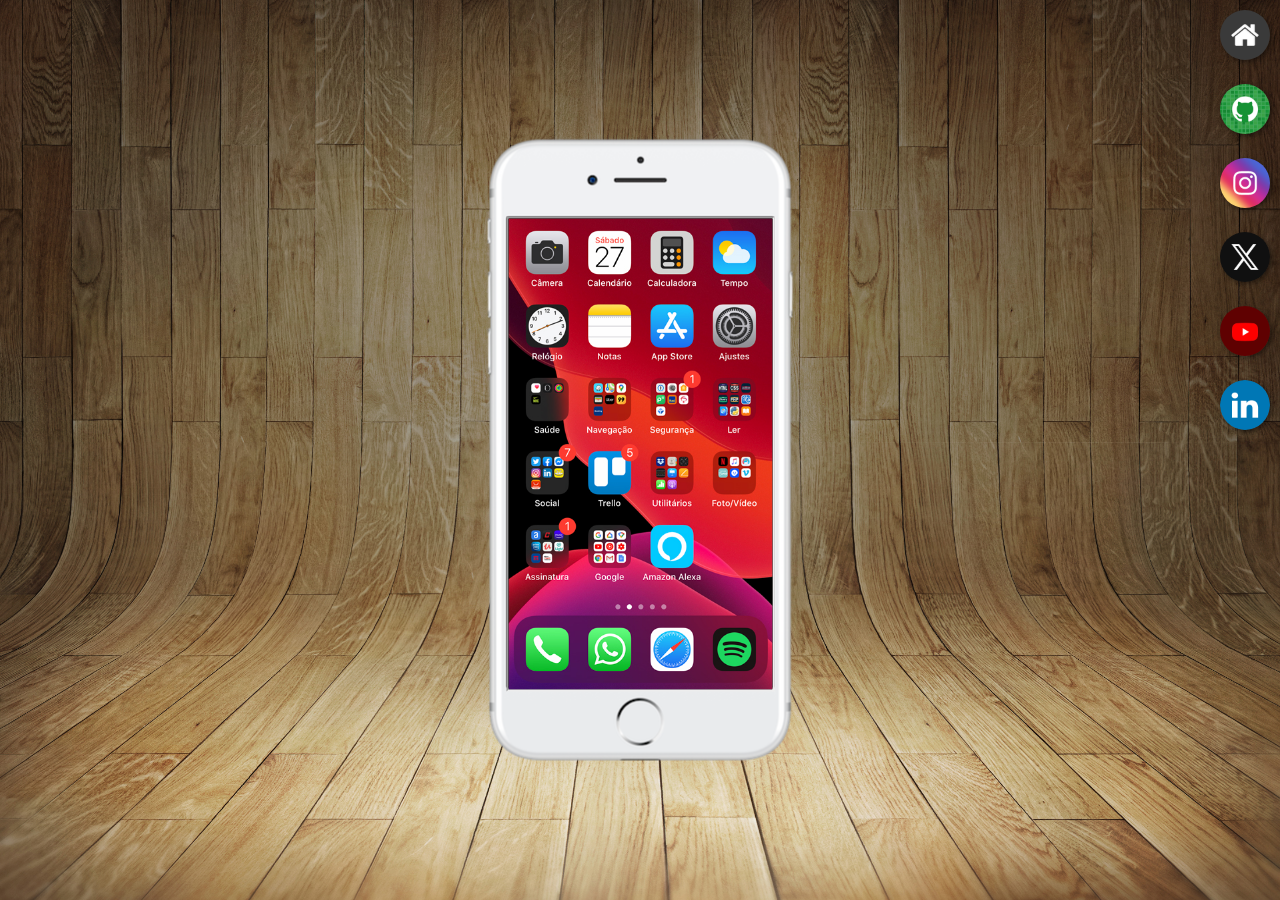
<file: index.html>
<!DOCTYPE html>
<html lang="pt-br">
<head>
    <meta charset="UTF-8">
    <meta name="viewport" content="width=device-width, initial-scale=1.0">
    <link rel="shortcut icon" href="favicon.ico" type="image/x-icon">
    <link rel="stylesheet" href="estilos/style.css">
    <title>Projeto Redes Sociais</title>
</head>
<body>
    <main>
        <section id="telefone">
            <iframe src="home.html" name="tela" id="tela">
                <p>Seu navegador não é compatível com o conteúdo!</p>
            </iframe>
        </section>

        <section id="redes-sociais">
            <a href="home.html" target="tela"><img src="imagens/logo-home.jpg" alt=""></a> <br>
            <a href="github.html" target="tela"><img src="imagens/logo-github.jpg" alt=""></a> <br>
            <a href="instagram.html" target="tela"><img src="imagens/logo-instagram.jpg" alt=""></a> <br>
            <a href="x.html" target="tela"><img src="imagens/logo-x.jpg" alt=""></a> <br>
            <a href="youtube.html" target="tela"><img src="imagens/logo-youtube.jpg" alt=""></a> <br>
            <a href="linkedin.html" target="tela"><img src="imagens/logo-linkedin.png" alt=""></a>
        </section>
    </main>
    
</body>
</html>
</file>
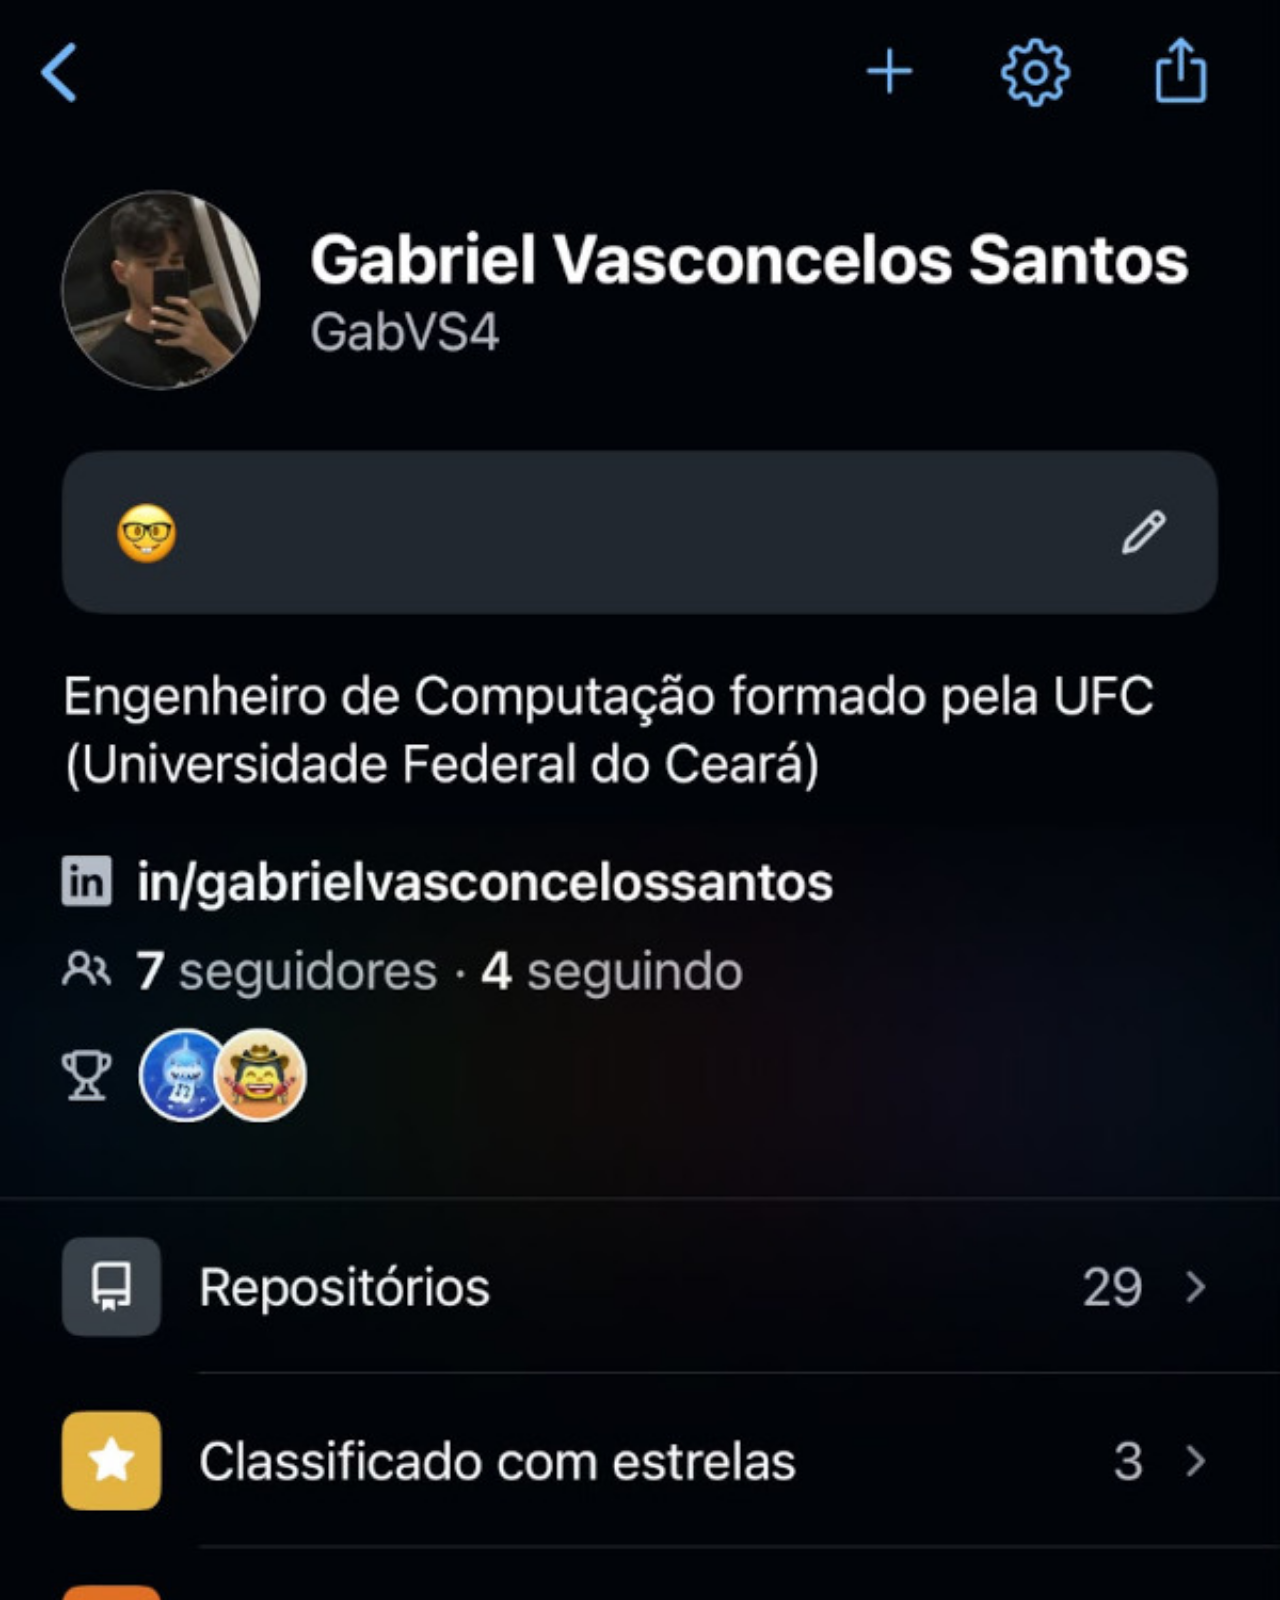
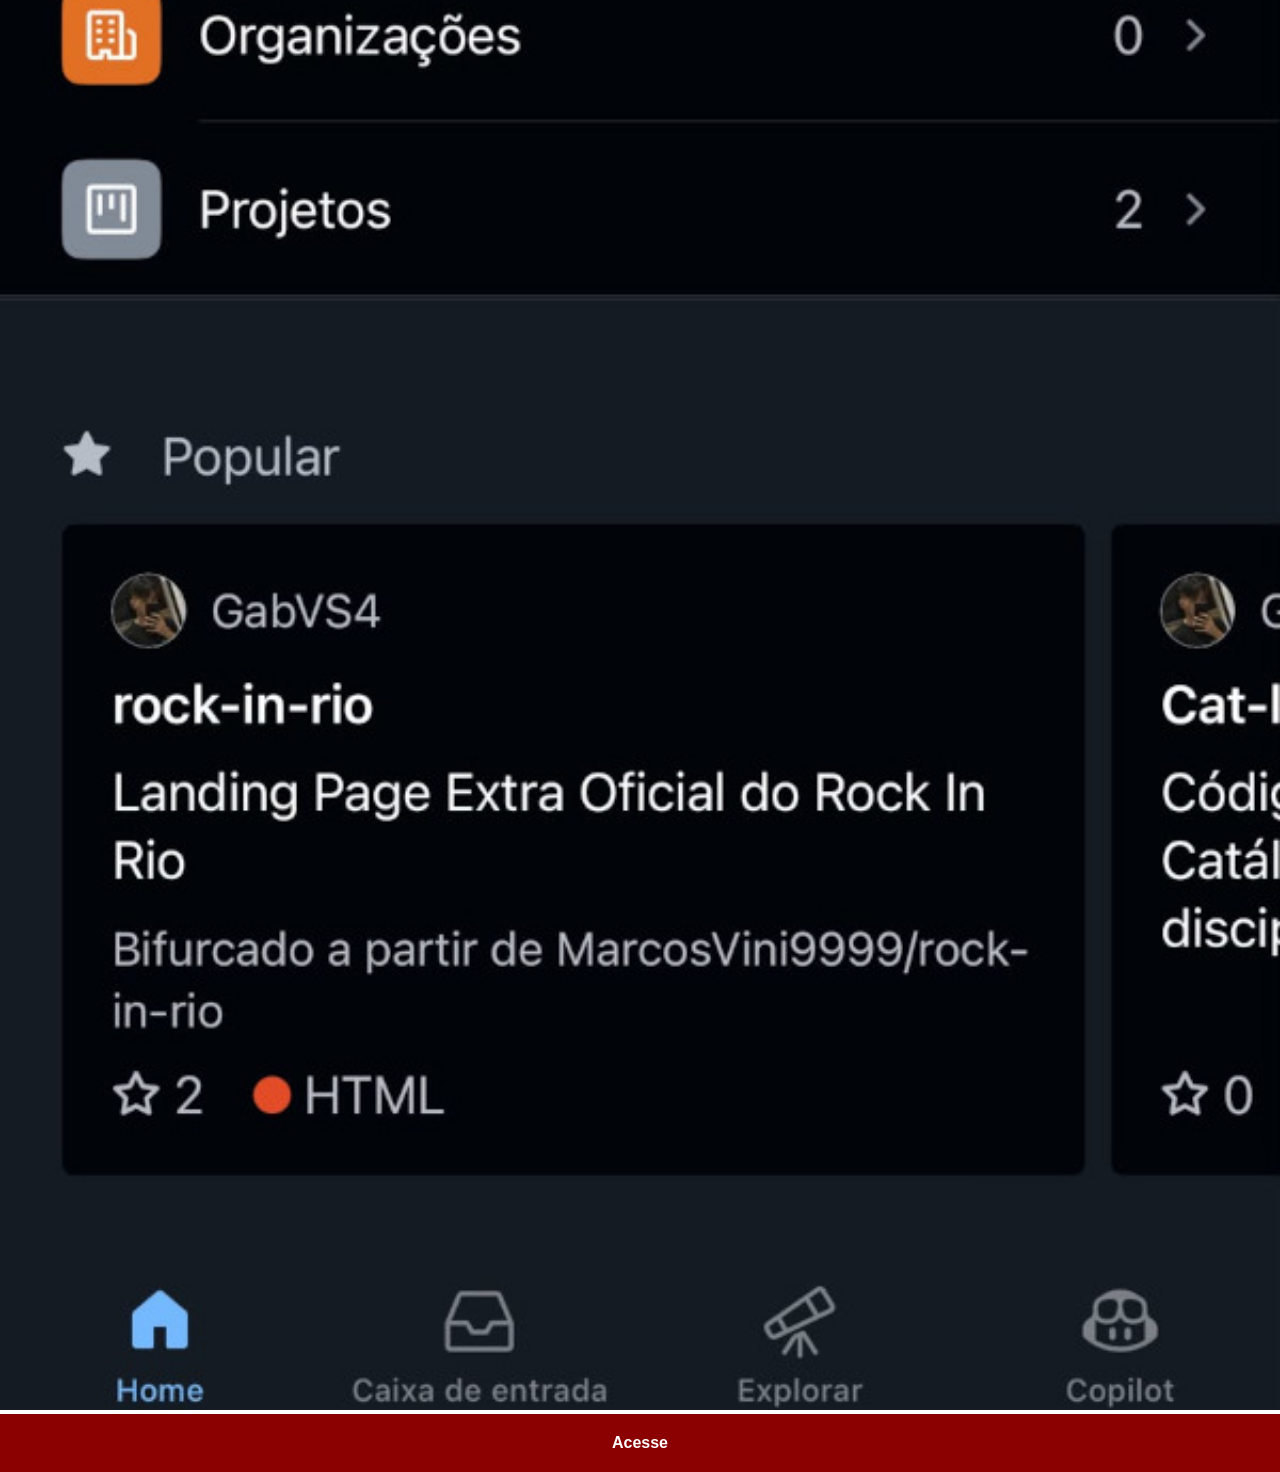
<file: github.html>
<!DOCTYPE html>
<html lang="pt-br">
<head>
    <meta charset="UTF-8">
    <meta name="viewport" content="width=device-width, initial-scale=1.0">
    <title>GitHub</title>
    <link rel="stylesheet" href="estilos/social.css">
</head>
<body>
    <img src="imagens/tela-github.jpeg" alt="YouTube">
    <a href="https://github.com/GabVS4" target="_blank">Acesse</a>
</body>
</html>
</file>
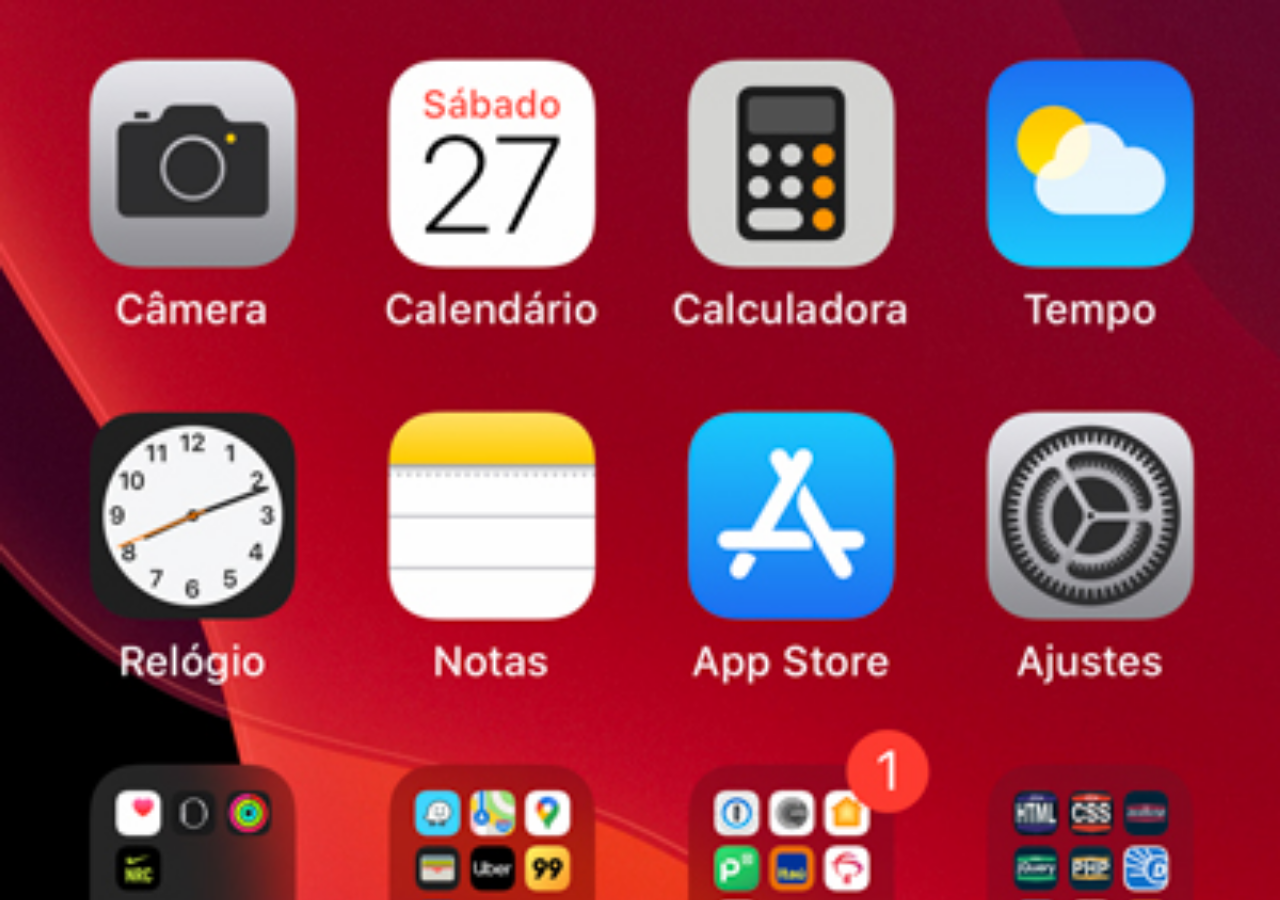
<file: home.html>
<!DOCTYPE html>
<html lang="pt-br">
<head>
    <meta charset="UTF-8">
    <meta name="viewport" content="width=device-width, initial-scale=1.0">
    <title>Home</title>
    <style>
        * {
            margin: 0px;
            padding: 0px;
        }

        body{
            width: 100vw;
            height: 100vh;
            background: black url(imagens/tela-home.jpg) no-repeat top center;
            background-size: cover;
        }
    </style>
</head>
<body>
    
</body>
</html>
</file>
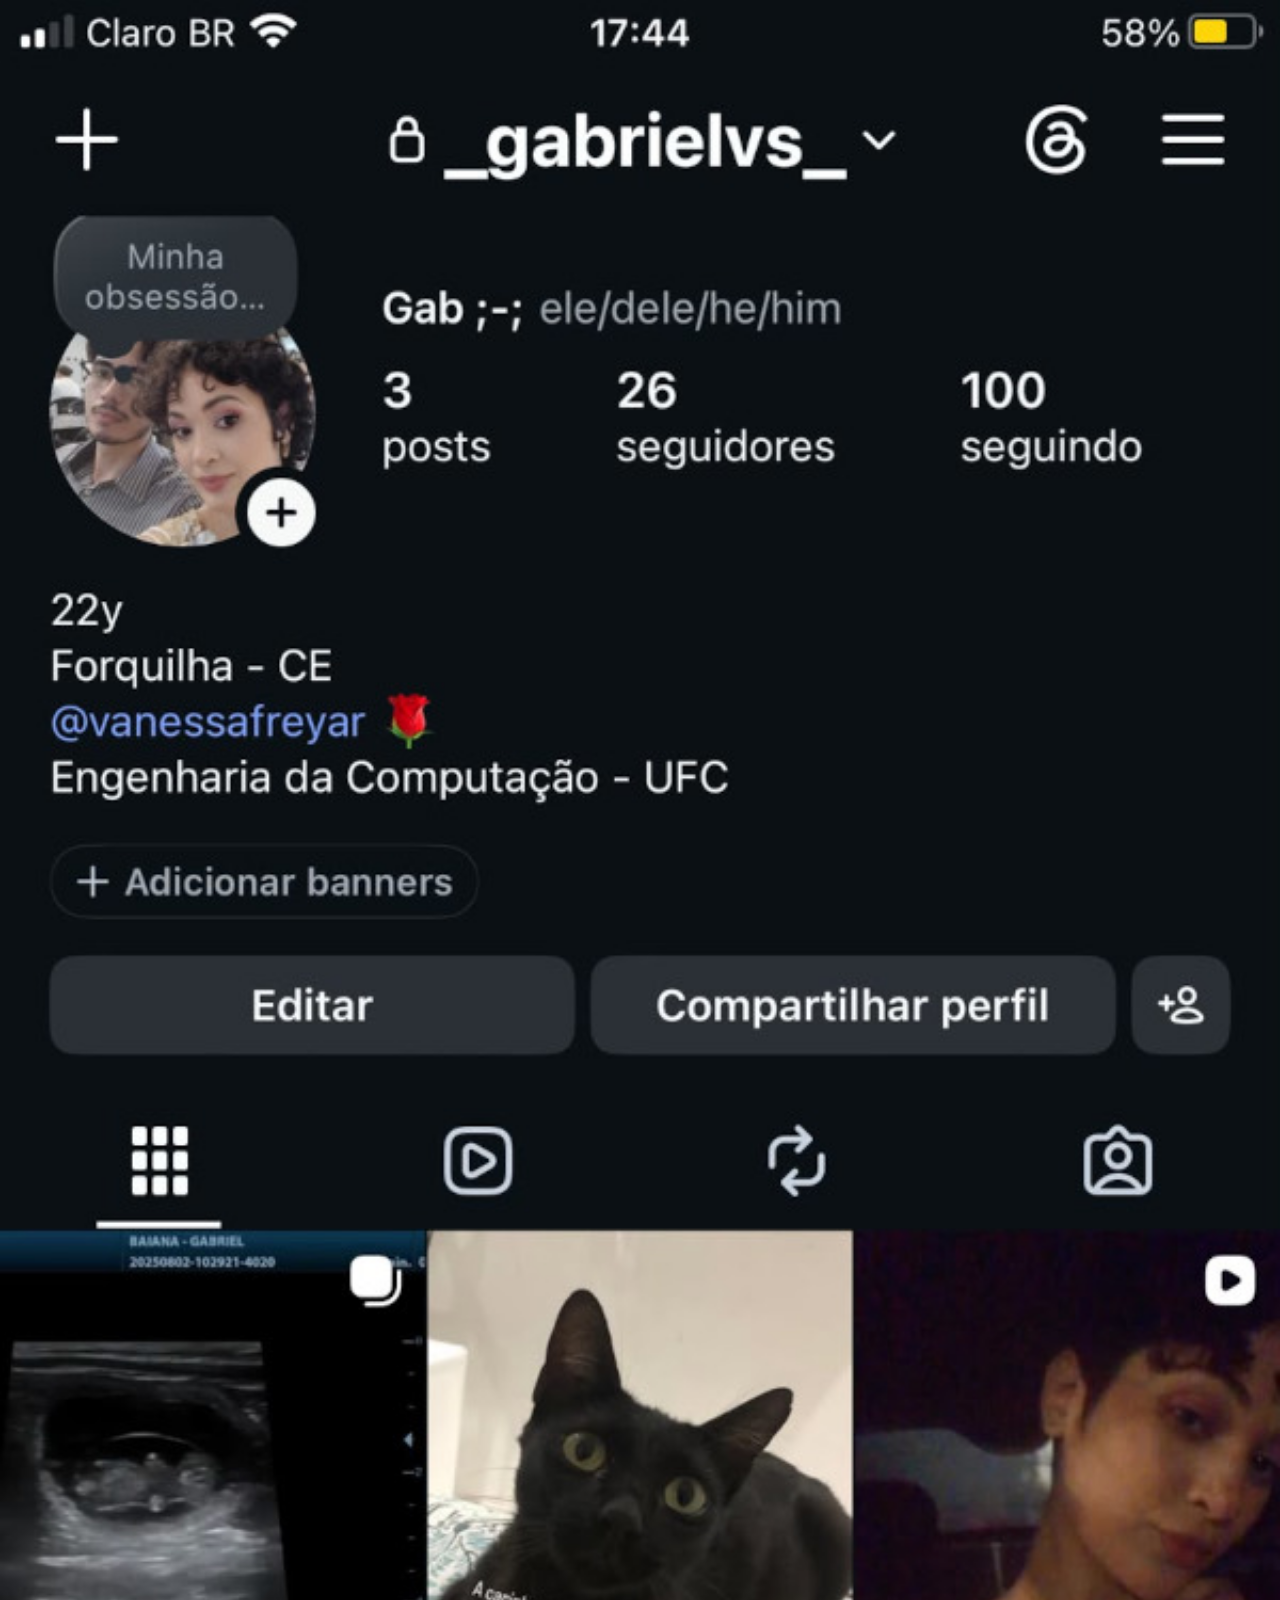
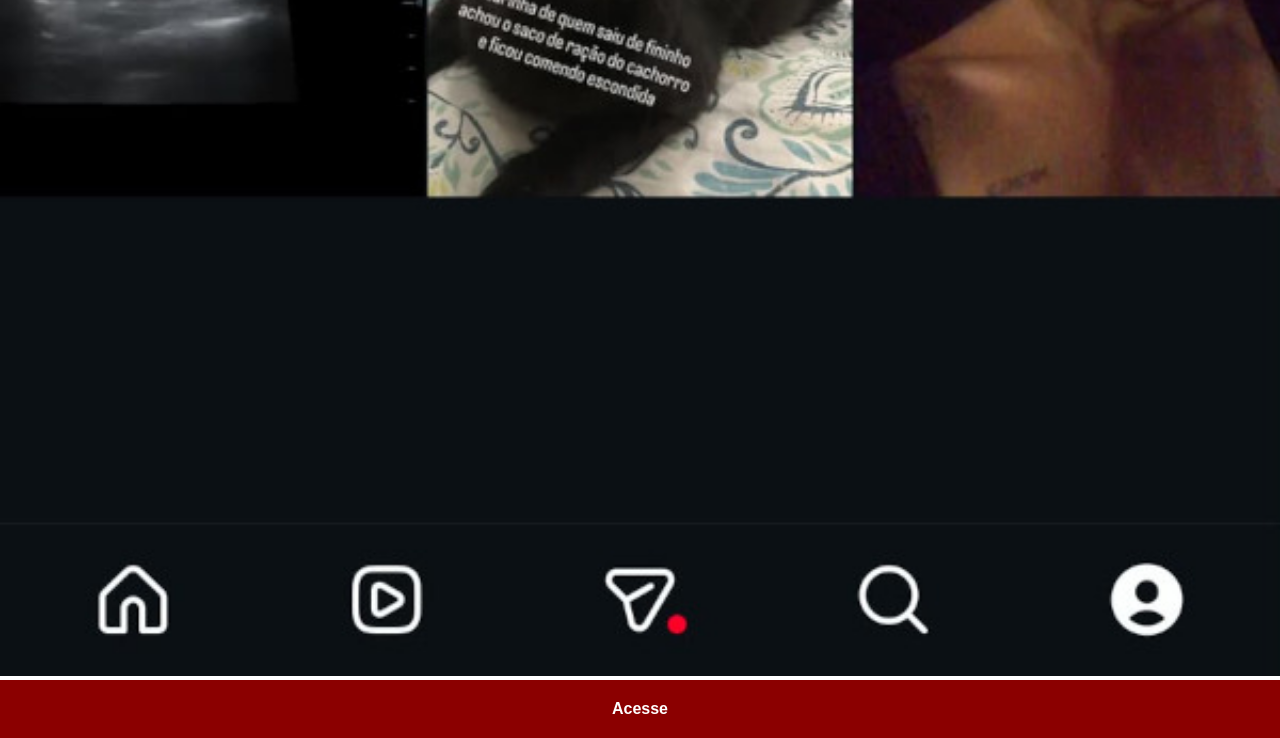
<file: instagram.html>
<!DOCTYPE html>
<html lang="pt-br">
<head>
    <meta charset="UTF-8">
    <meta name="viewport" content="width=device-width, initial-scale=1.0">
    <title>Instagram</title>
    <link rel="stylesheet" href="estilos/social.css">
</head>
<body>
    <img src="imagens/tela-instagram.jpeg" alt="YouTube">
    <a href="https://www.instagram.com/_gabrielvs_/" target="_blank">Acesse</a>
</body>
</html>
</file>
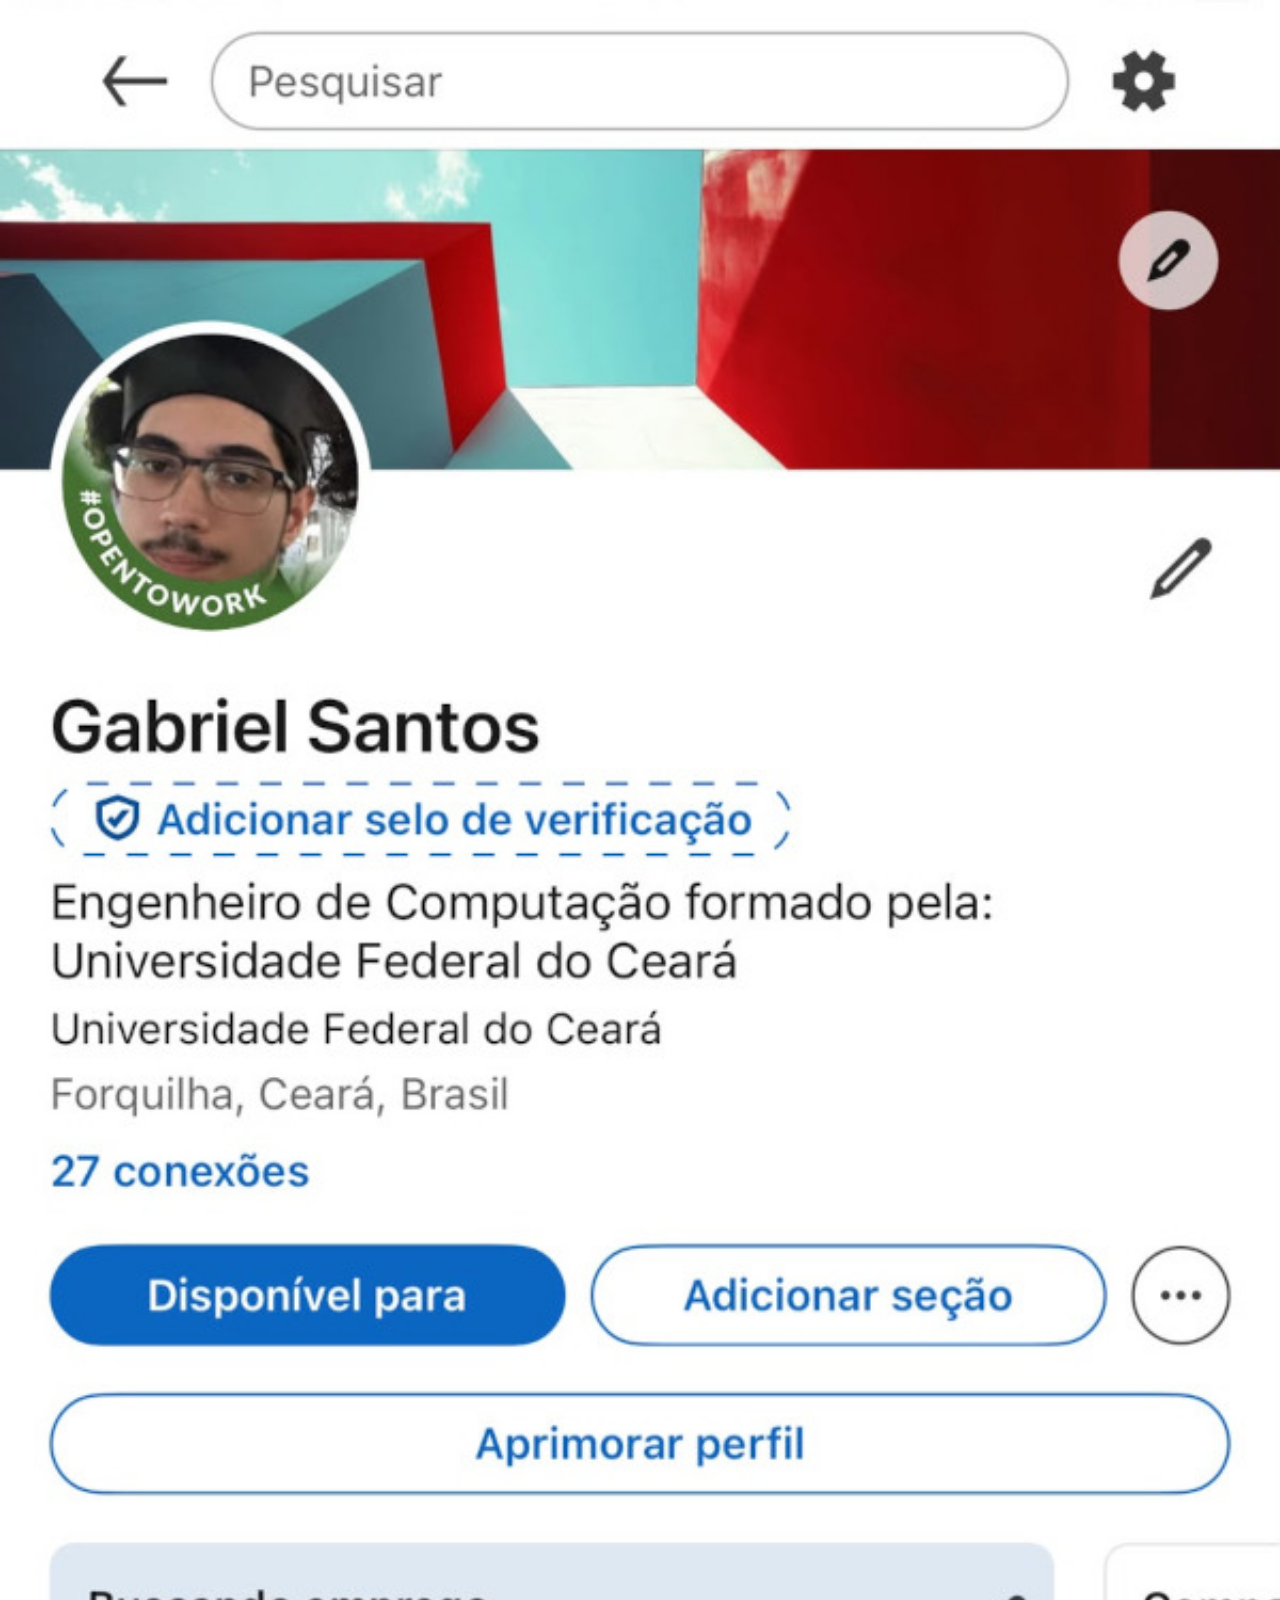
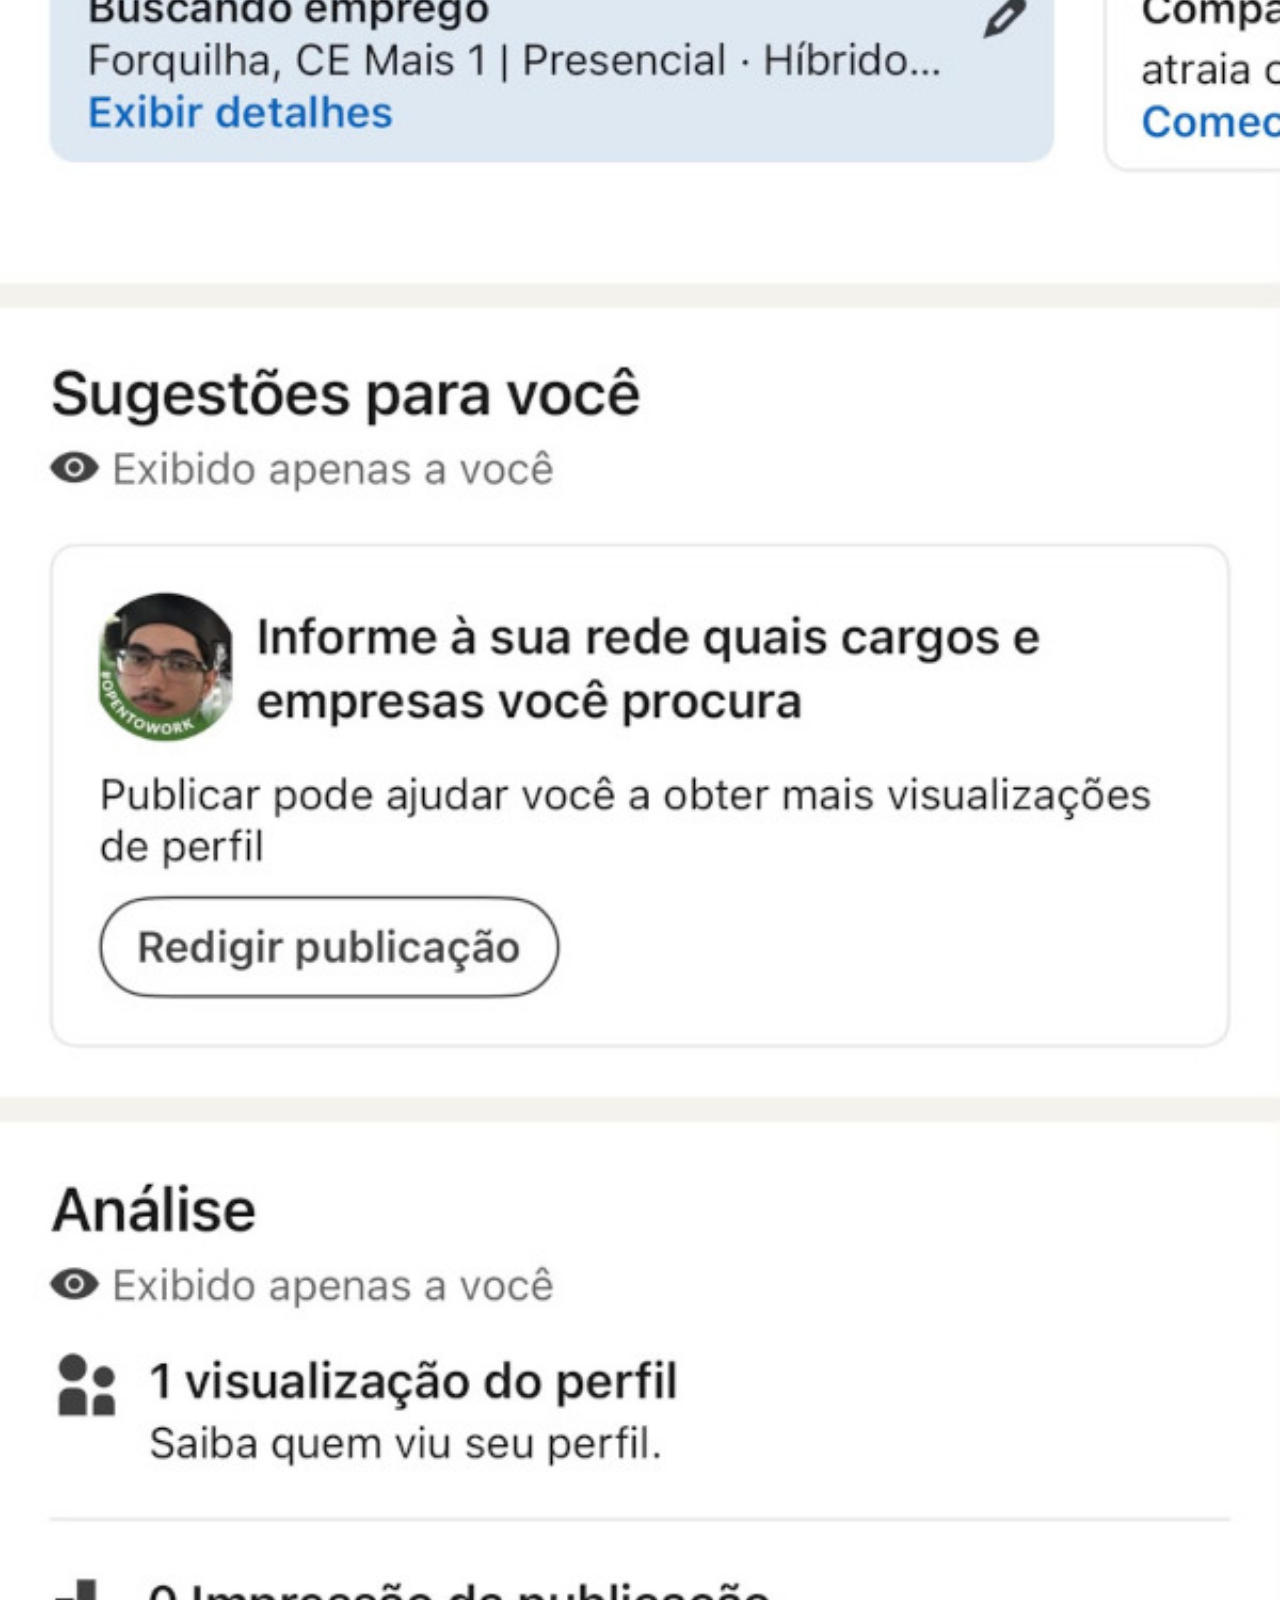
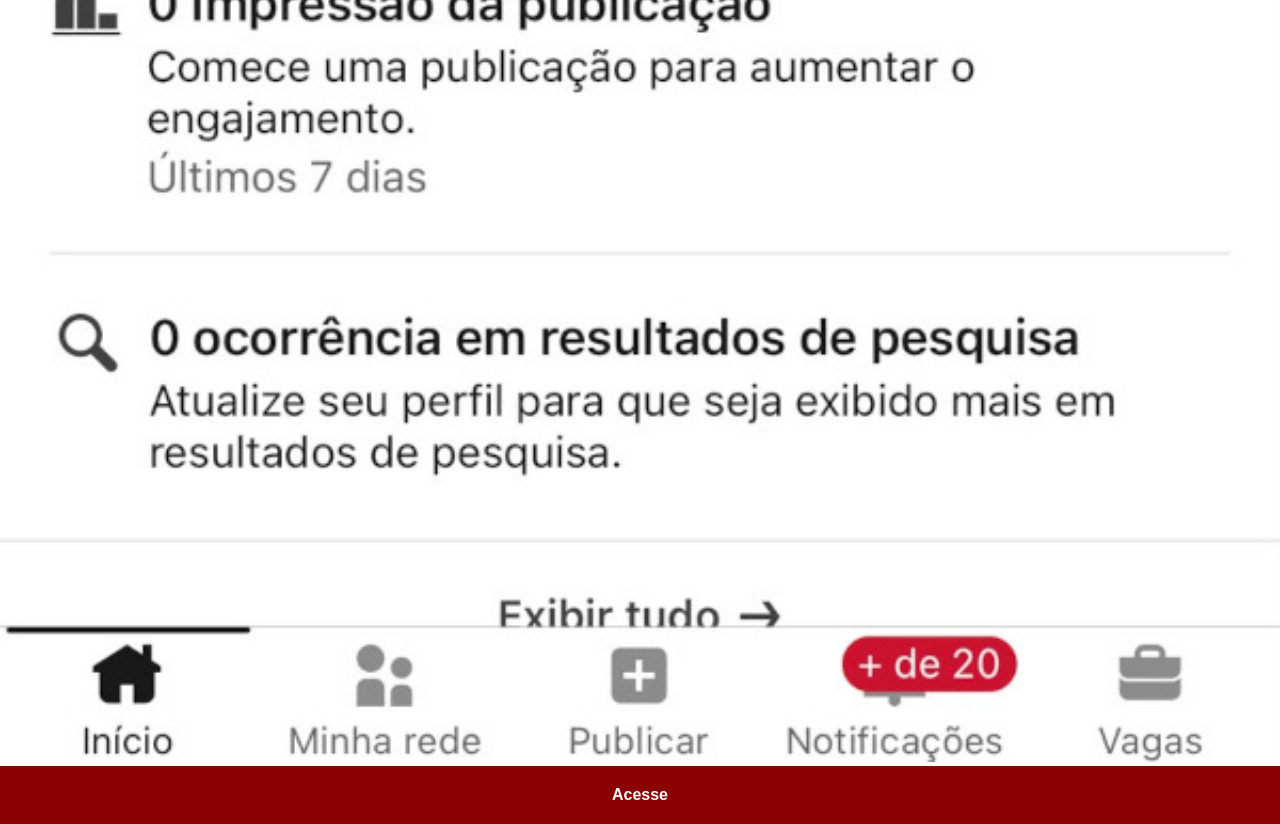
<file: linkedin.html>
<!DOCTYPE html>
<html lang="pt-br">
<head>
    <meta charset="UTF-8">
    <meta name="viewport" content="width=device-width, initial-scale=1.0">
    <title>Linkedin</title>
    <link rel="stylesheet" href="estilos/social.css">
</head>
<body>
    <img src="imagens/tela-linkedin.jpeg" alt="YouTube">
    <a href="https://www.linkedin.com/in/gabrielvasconcelossantos/" target="_blank">Acesse</a>
</body>
</html>
</file>
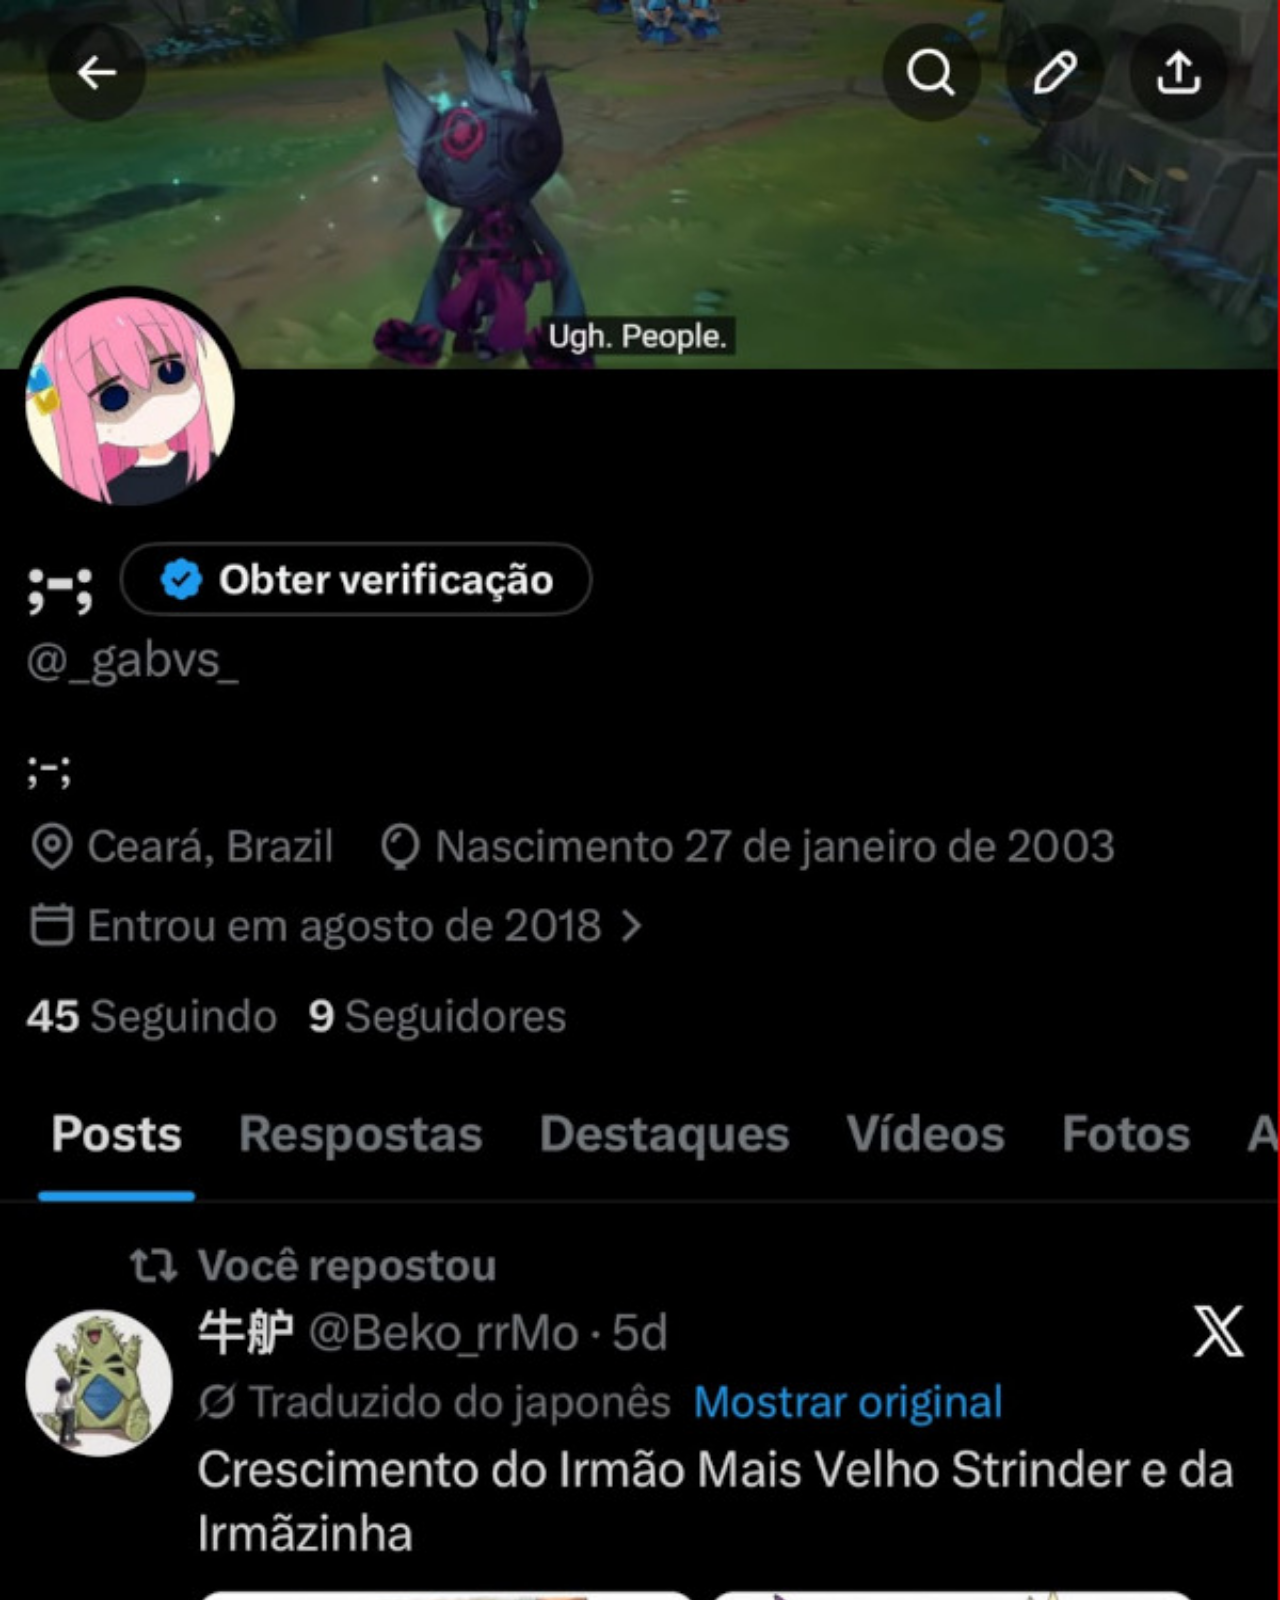
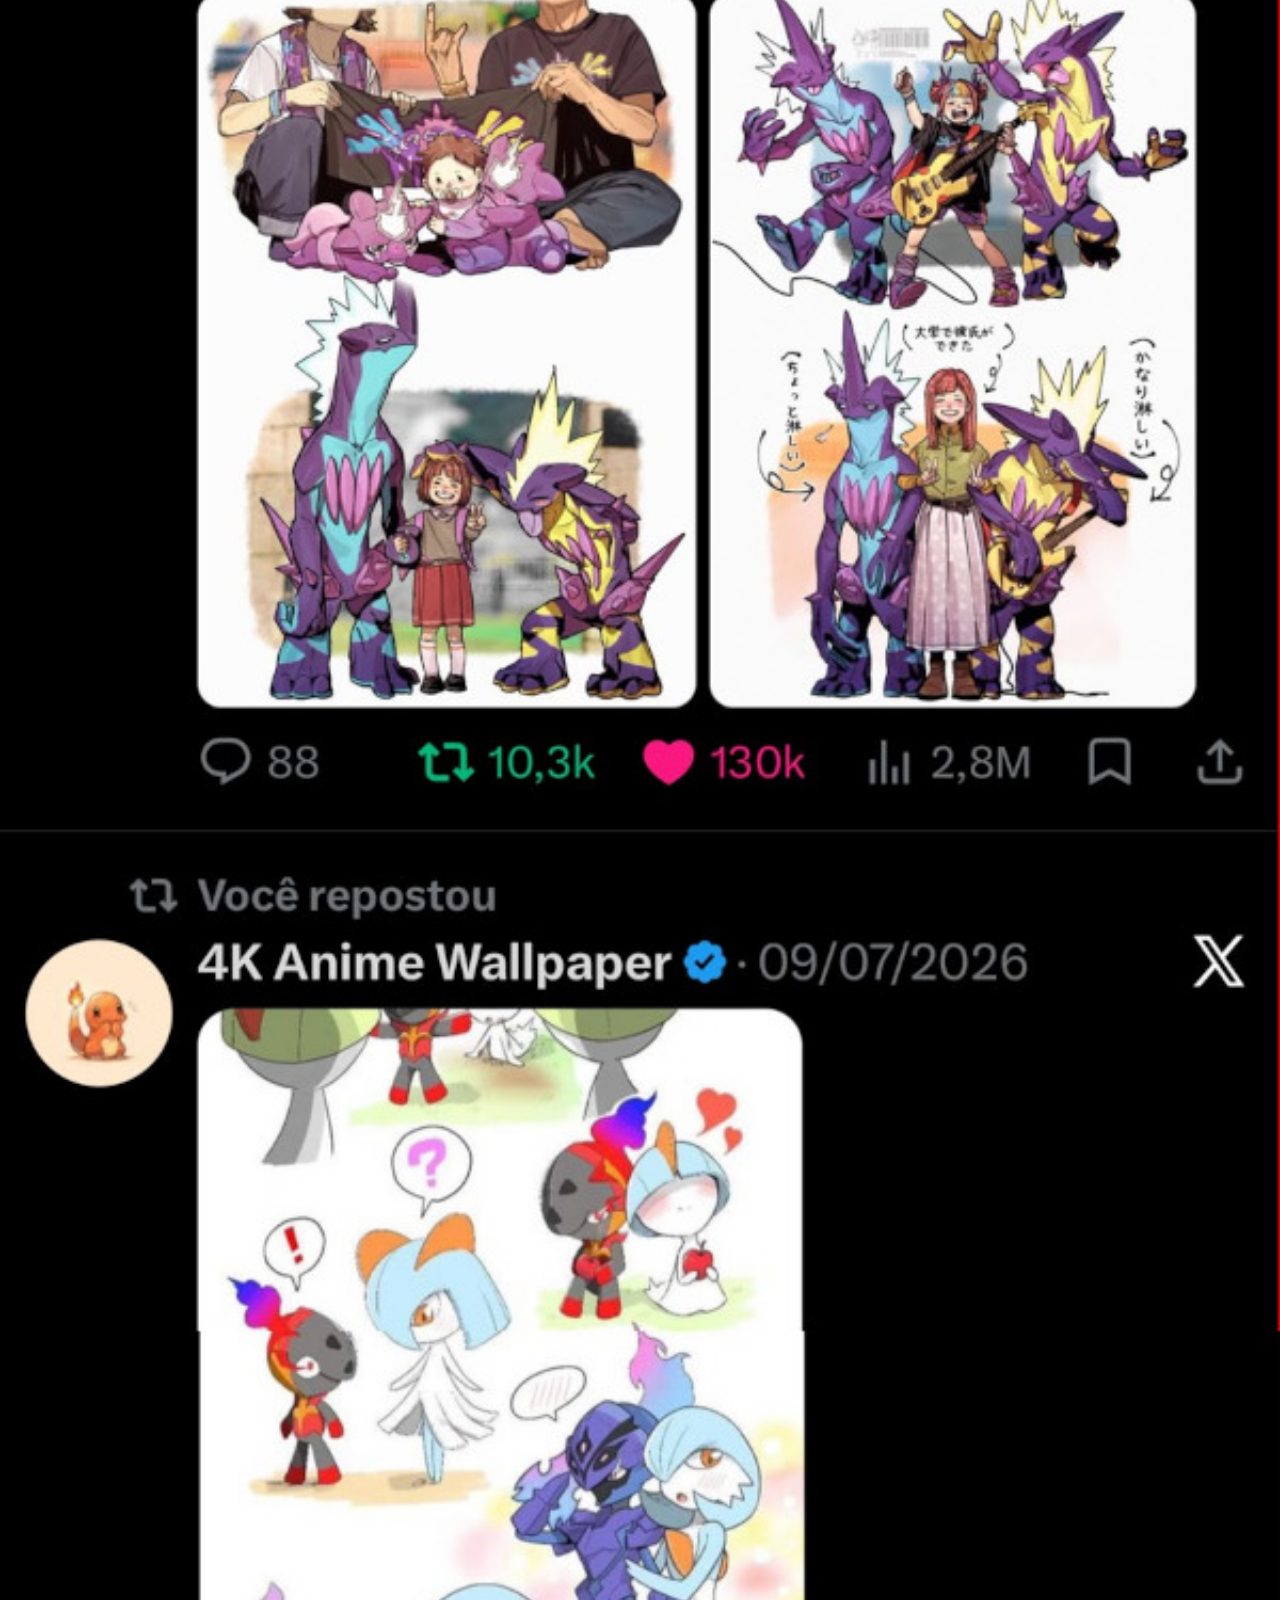
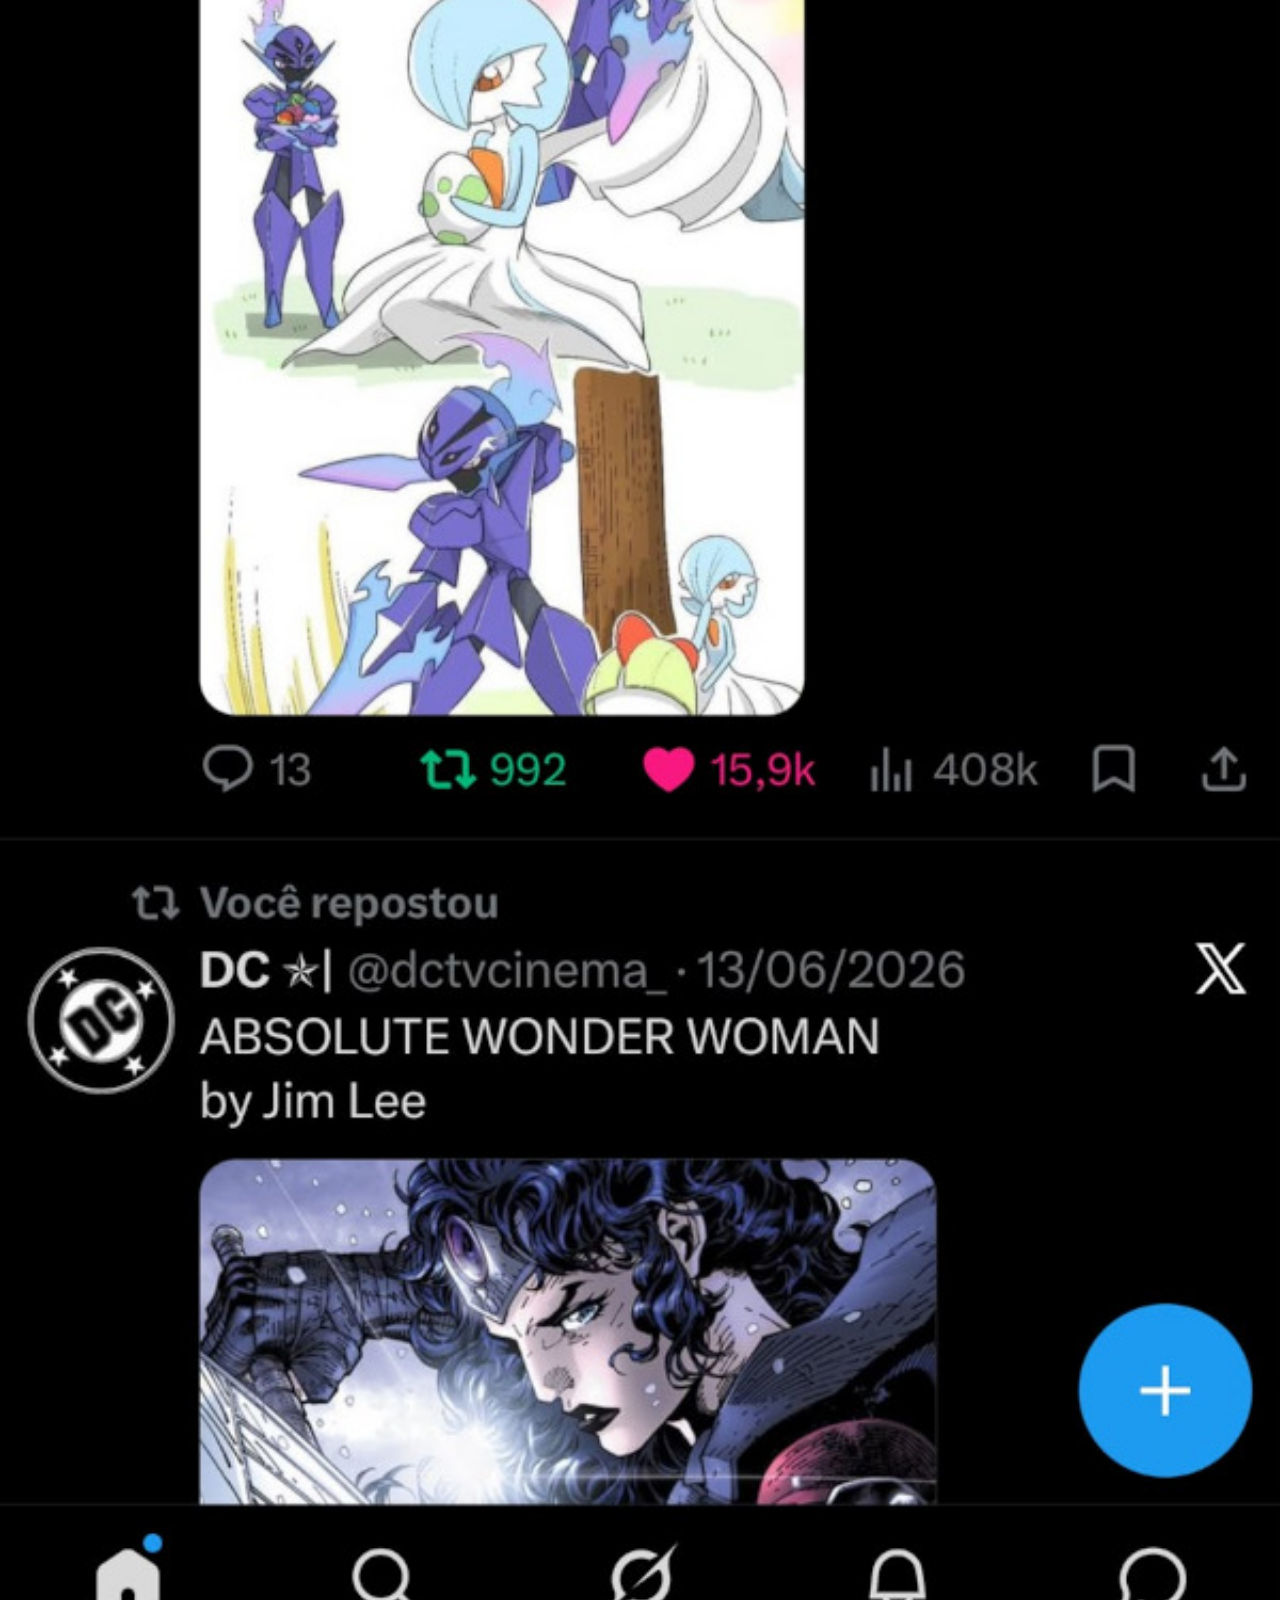
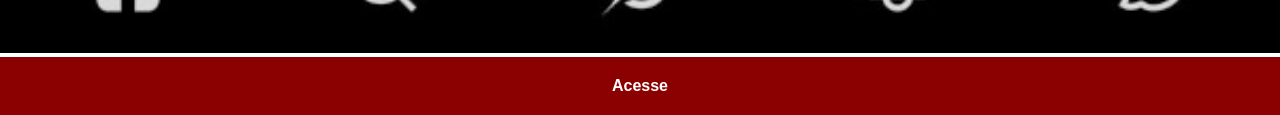
<file: x.html>
<!DOCTYPE html>
<html lang="pt-br">
<head>
    <meta charset="UTF-8">
    <meta name="viewport" content="width=device-width, initial-scale=1.0">
    <title>X</title>
    <link rel="stylesheet" href="estilos/social.css">
</head>
<body>
    <img src="imagens/tela-x.jpeg" alt="YouTube">
    <a href="https://x.com/_gabvs_" target="_blank">Acesse</a>
</body>
</html>
</file>
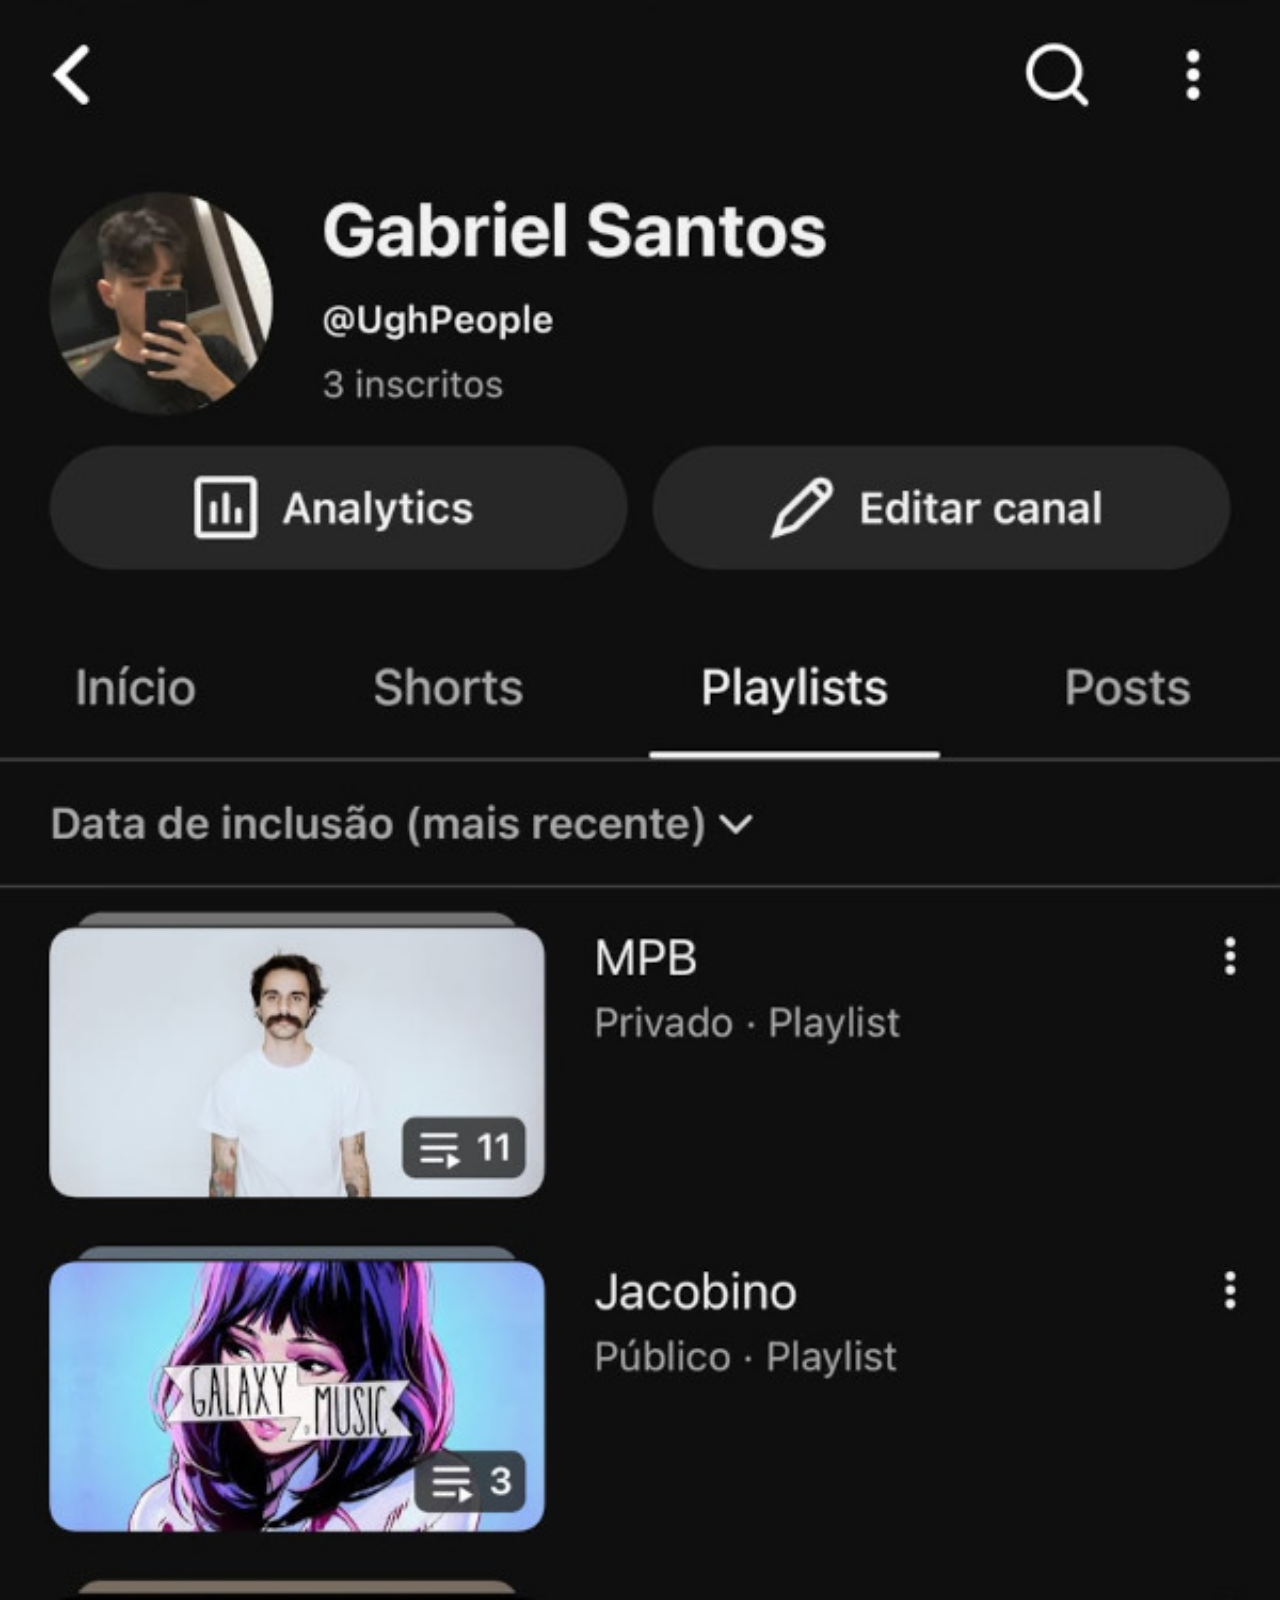
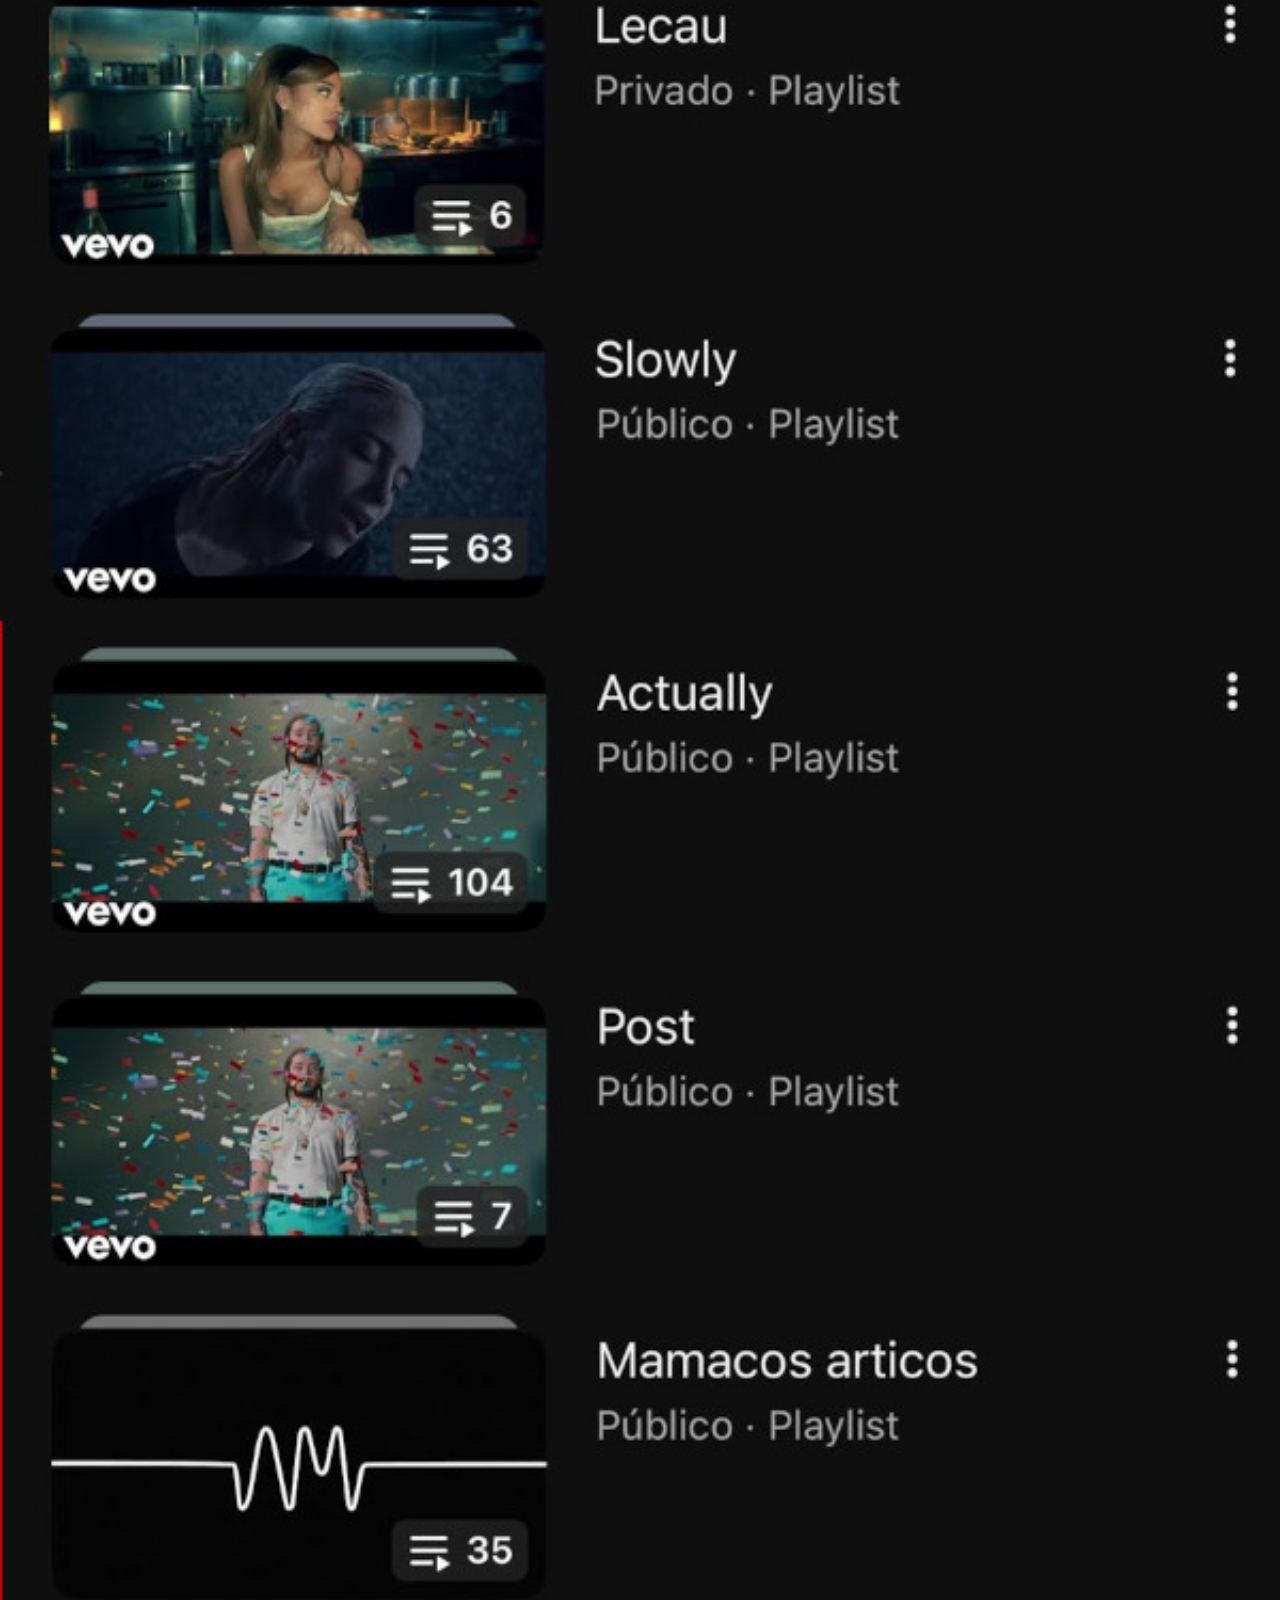
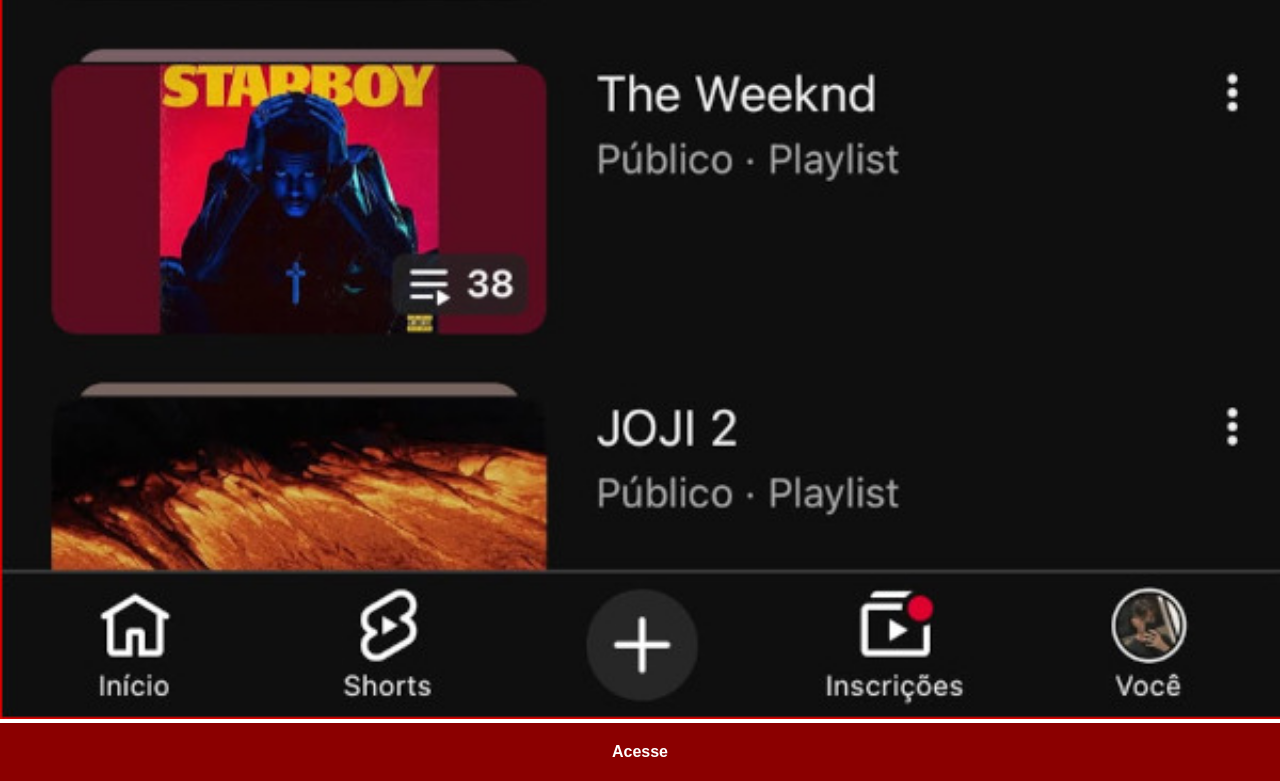
<file: youtube.html>
<!DOCTYPE html>
<html lang="pt-br">
<head>
    <meta charset="UTF-8">
    <meta name="viewport" content="width=device-width, initial-scale=1.0">
    <title>YouTube</title>
    <link rel="stylesheet" href="estilos/social.css">
</head>
<body>
    <img src="imagens/tela-youtube.jpeg" alt="YouTube">
    <a href="https://www.youtube.com/@UghPeople/playlists" target="_blank">Acesse</a>
</body>
</html>
</file>
<file: estilos/style.css>
@charset "UTF-08";

* {
    margin: 0px;
    padding: 0px;
    font-family: Arial, Helvetica, sans-serif;
}

html, body {
    height: 100vh;
    width: 100vw;
    background-color: black;
}

body{
    background: url(../imagens/fundo-madeira.jpg) no-repeat top center;
    background-size: cover;
    background-attachment: fixed;
}

main{
    position: relative;
    height: 100vh;
}

section#telefone {
    position: absolute;
    top: 50%;
    left: 50%;

    transform: translate(-50%, -50%);

    height: 627px;
    width: 311px;

    background: url(../imagens/frame-iphone.png) no-repeat;
}

iframe#tela{
    position: relative;
    top: 80px;
    left: 22px;
    width: 264px;
    height: 471px;
}

section#redes-sociais{
    text-align: right;
}

section#redes-sociais img{
    width: 50px;
    margin: 10px;
    border-radius: 50%;
    box-shadow: 2px 2px 5px rgba(0, 0, 0, 0.450);
    box-sizing: border-box;
}

section#redes-sociais img:hover{
    border: 2px solid white;
    transform: translate(-2px, -2px);
    box-shadow: 5px 5px 10px rgba(0, 0, 0, 0.450);

    transition: transform 0.3s;
}
</file>
<file: estilos/social.css>
@charset "UTF-08";

*{
    margin: 0px;
    padding: 0px;
    font-family: Arial, Helvetica, sans-serif;
    scrollbar-width: none;
}

img{
    width: 100vw;
}

a {
    display: block;
    background-color: darkred;
    color: white;
    padding: 20px;
    text-align: center;
    font-weight: bolder;
    text-decoration: none;
}

a:hover{
    background-color: red;
}
</file>
